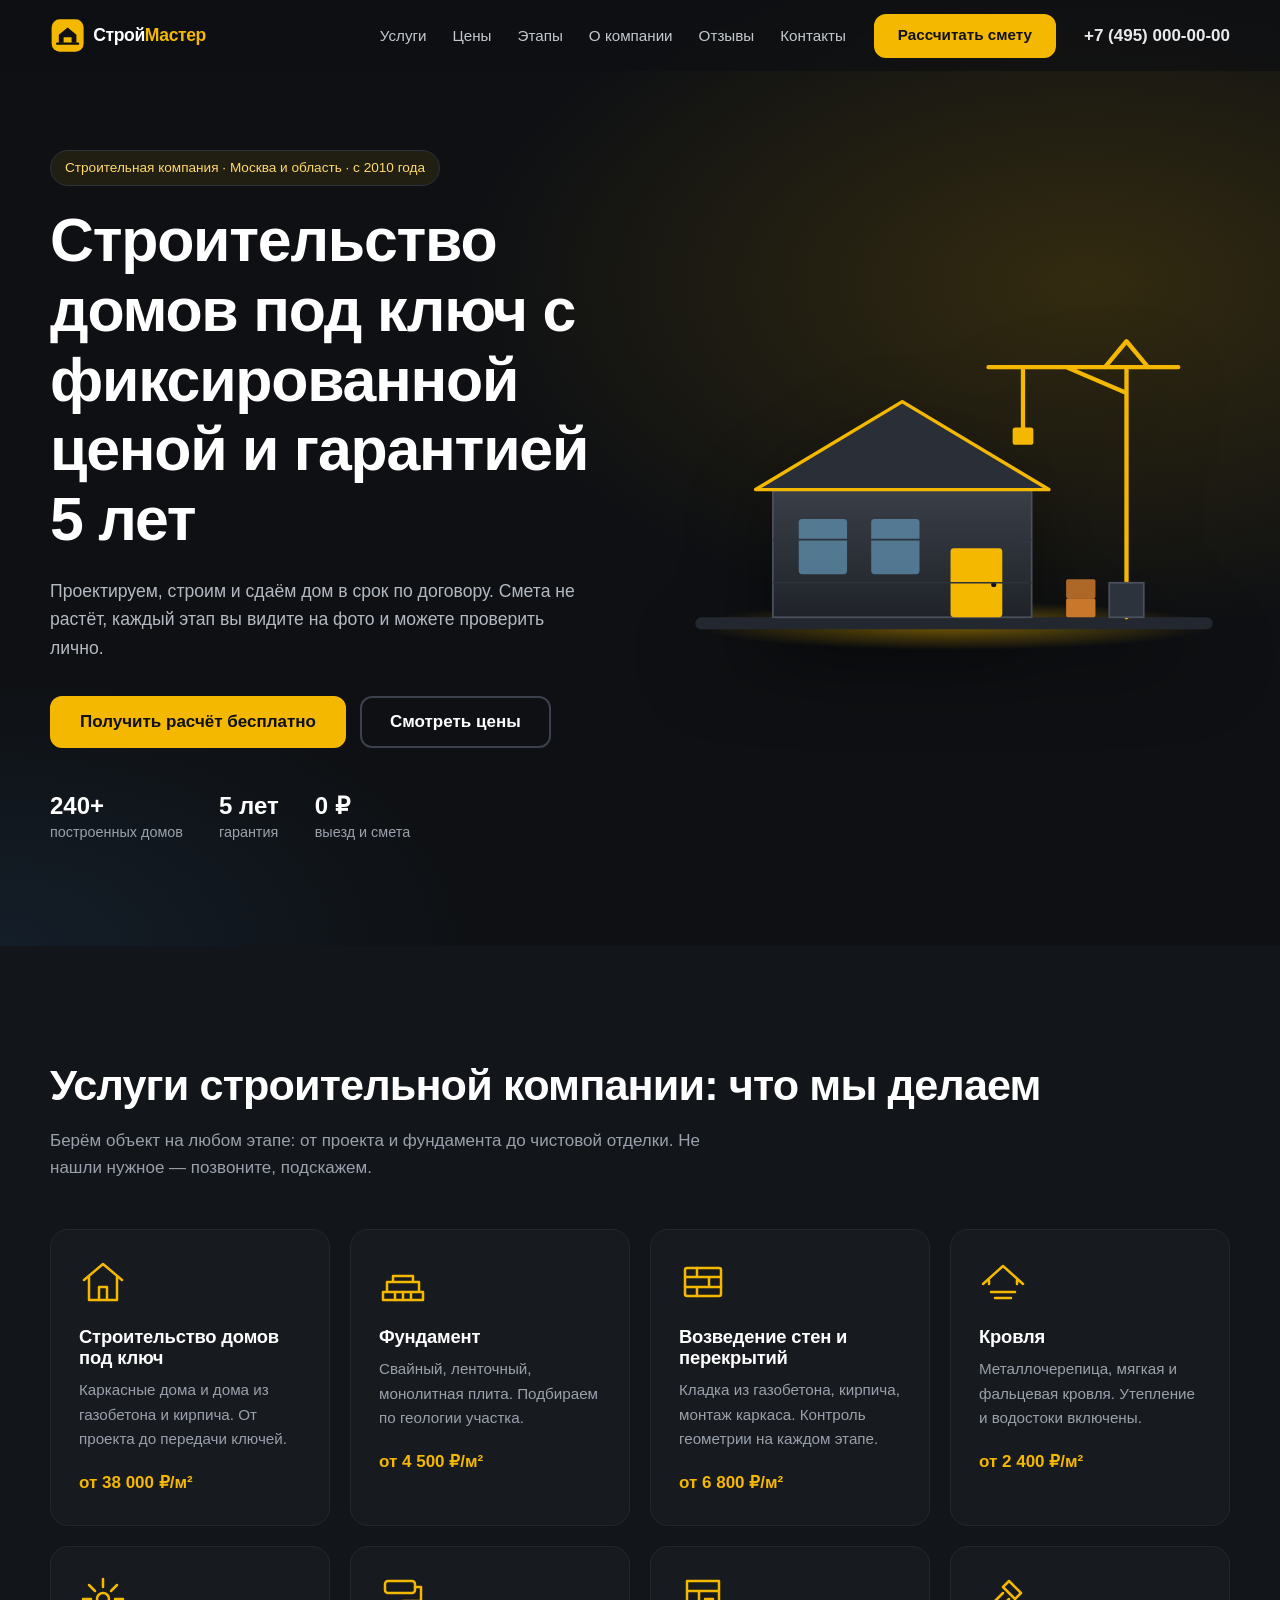
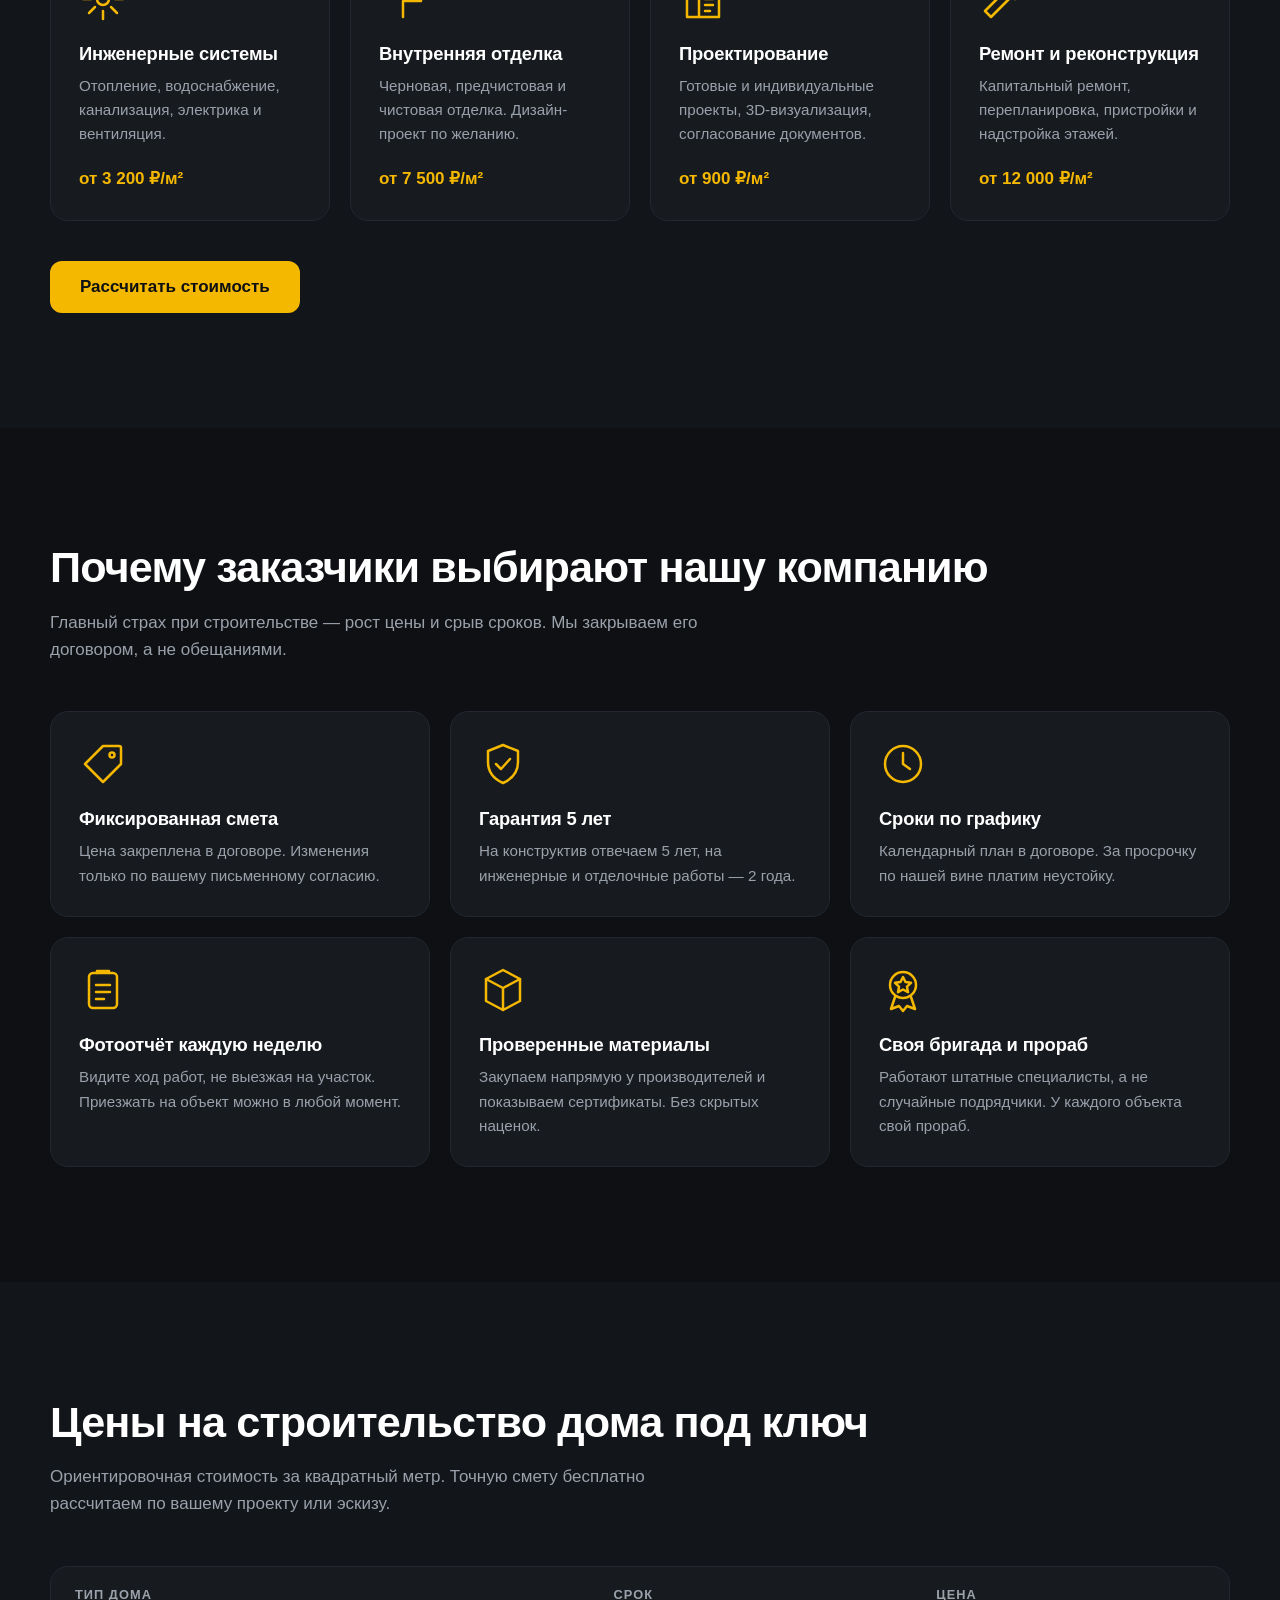
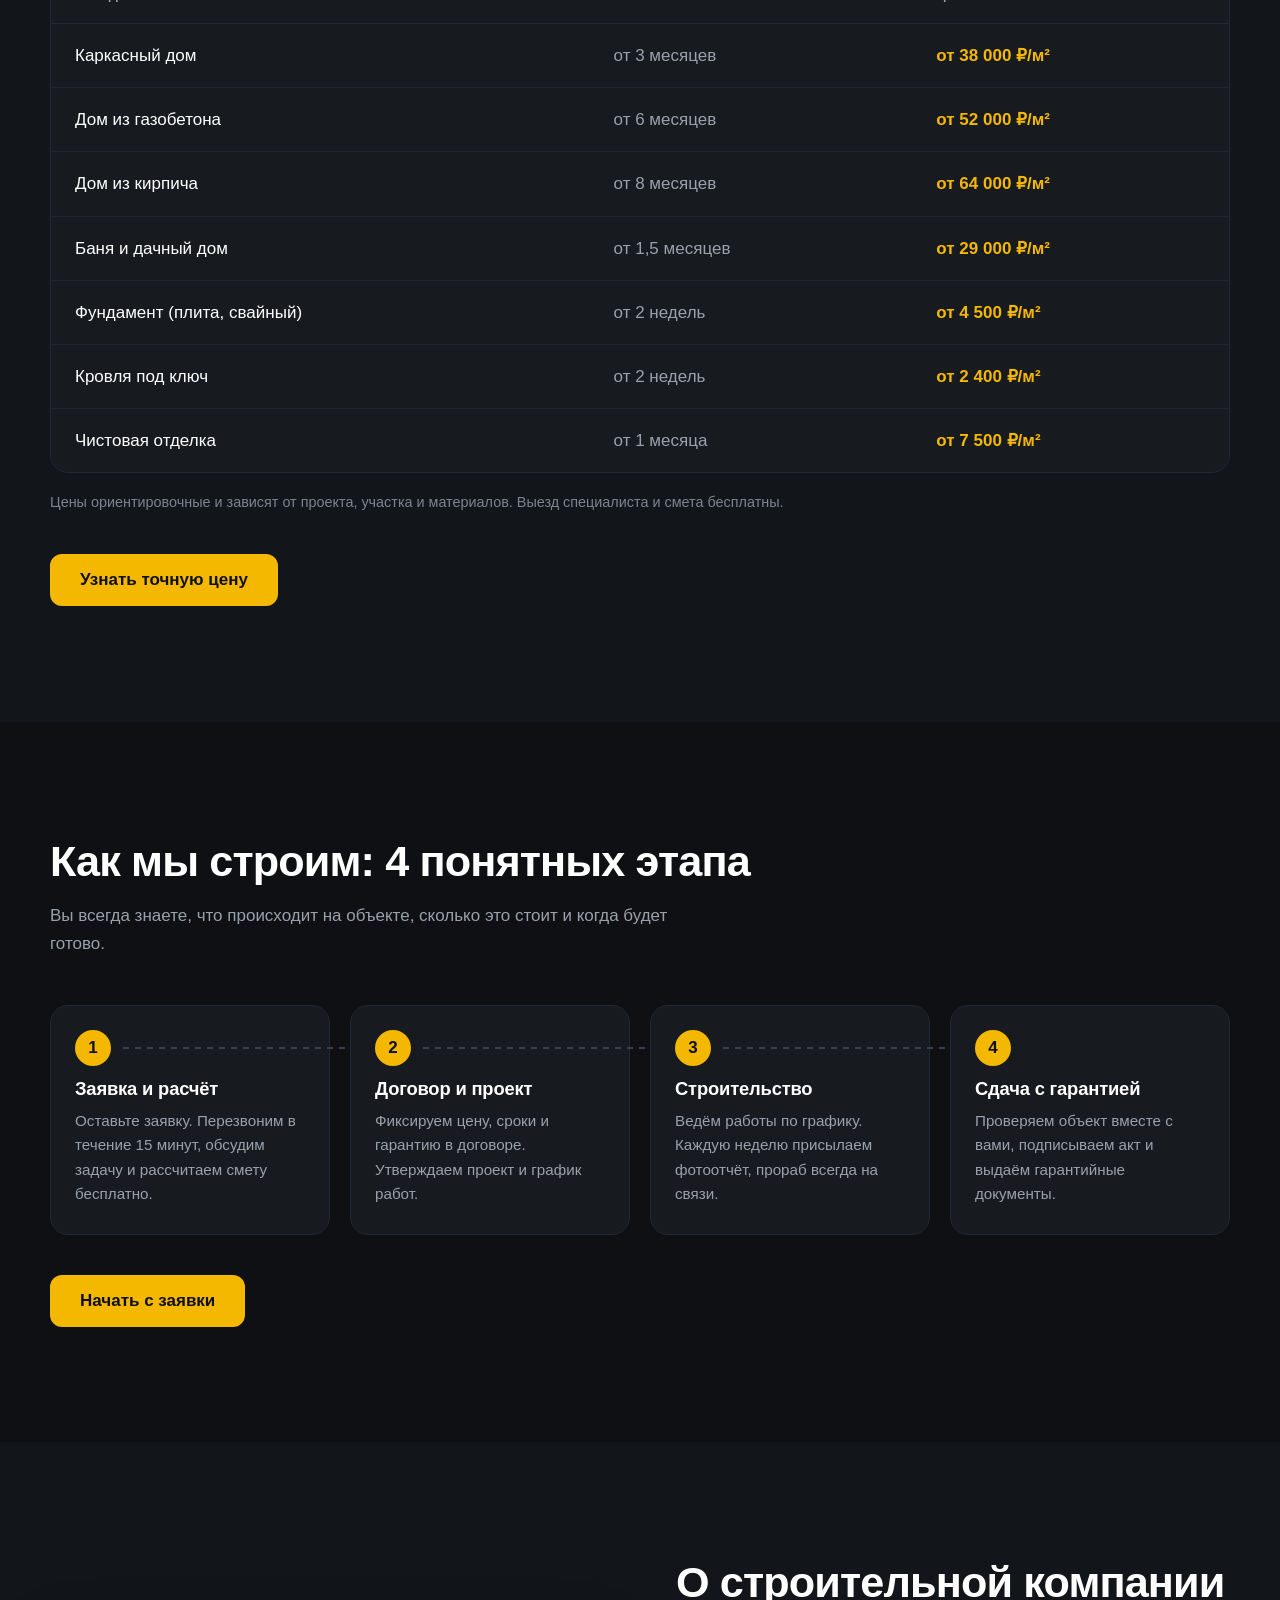
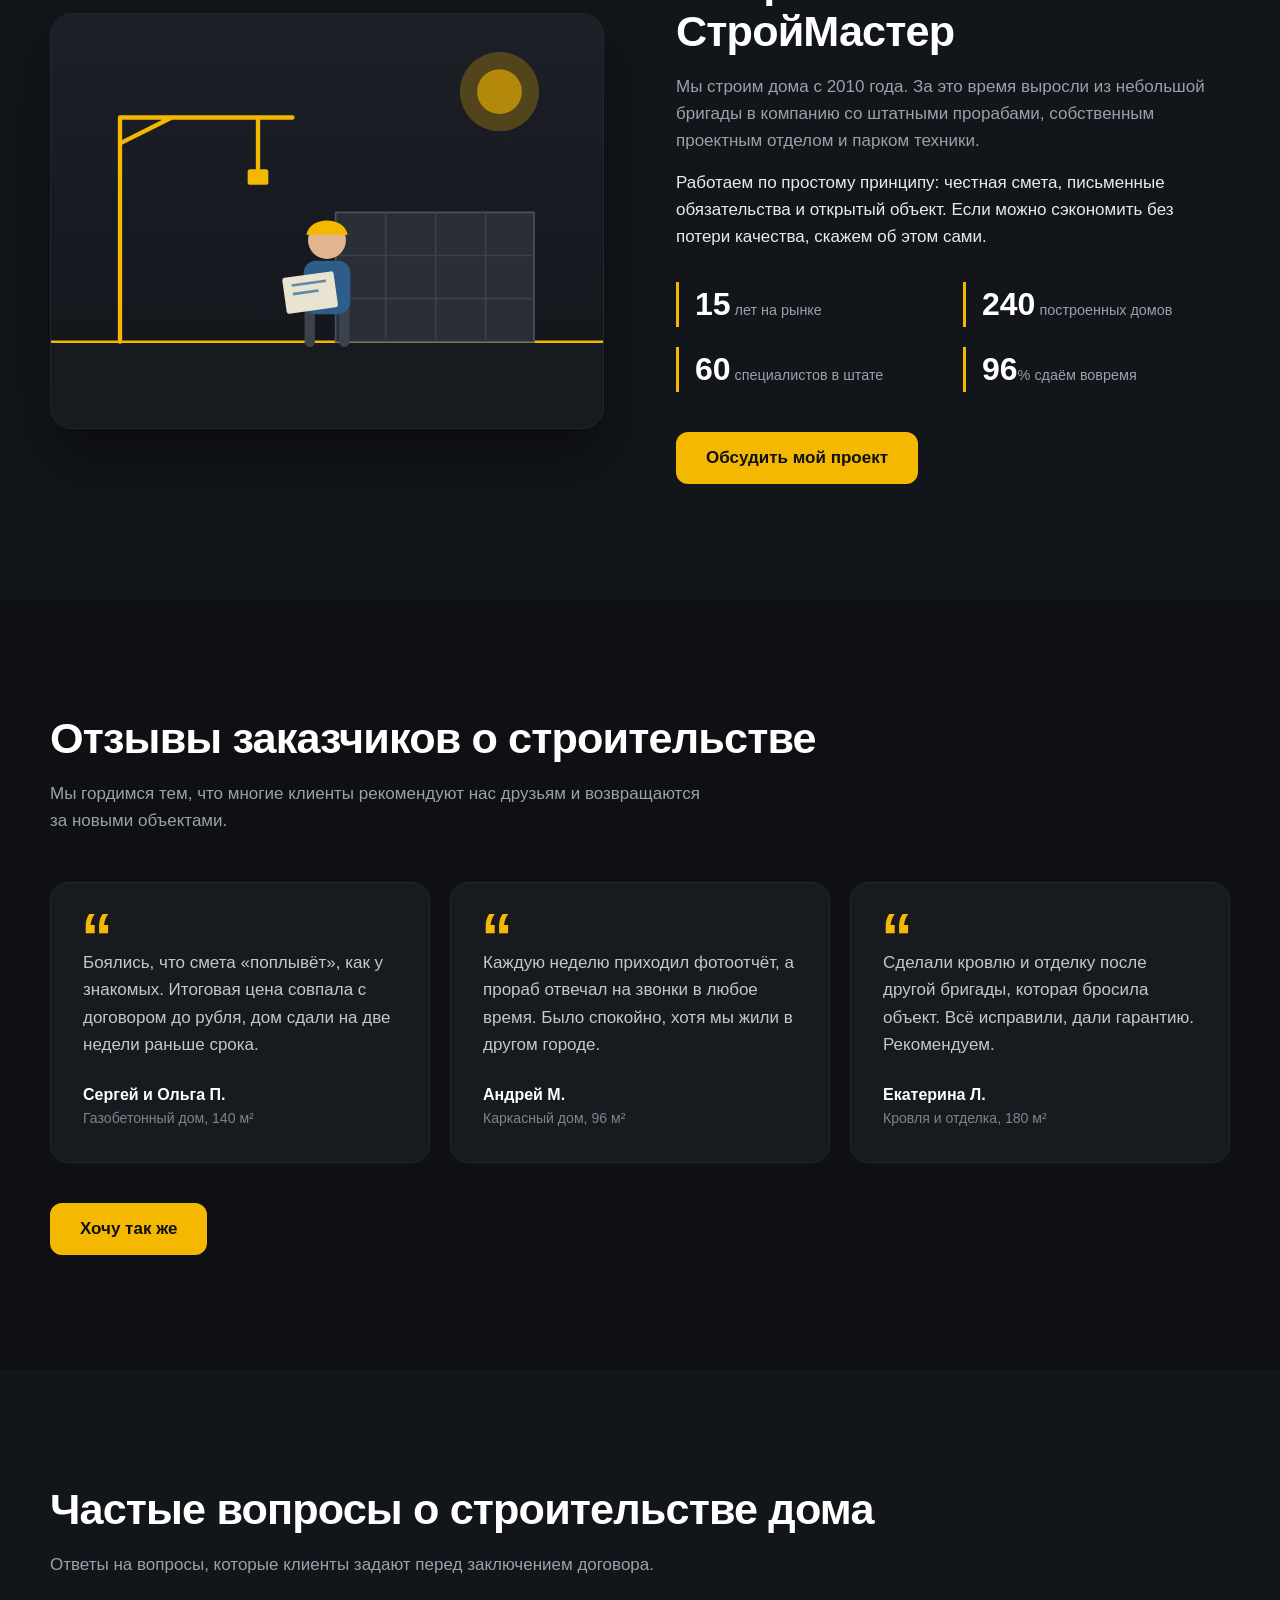
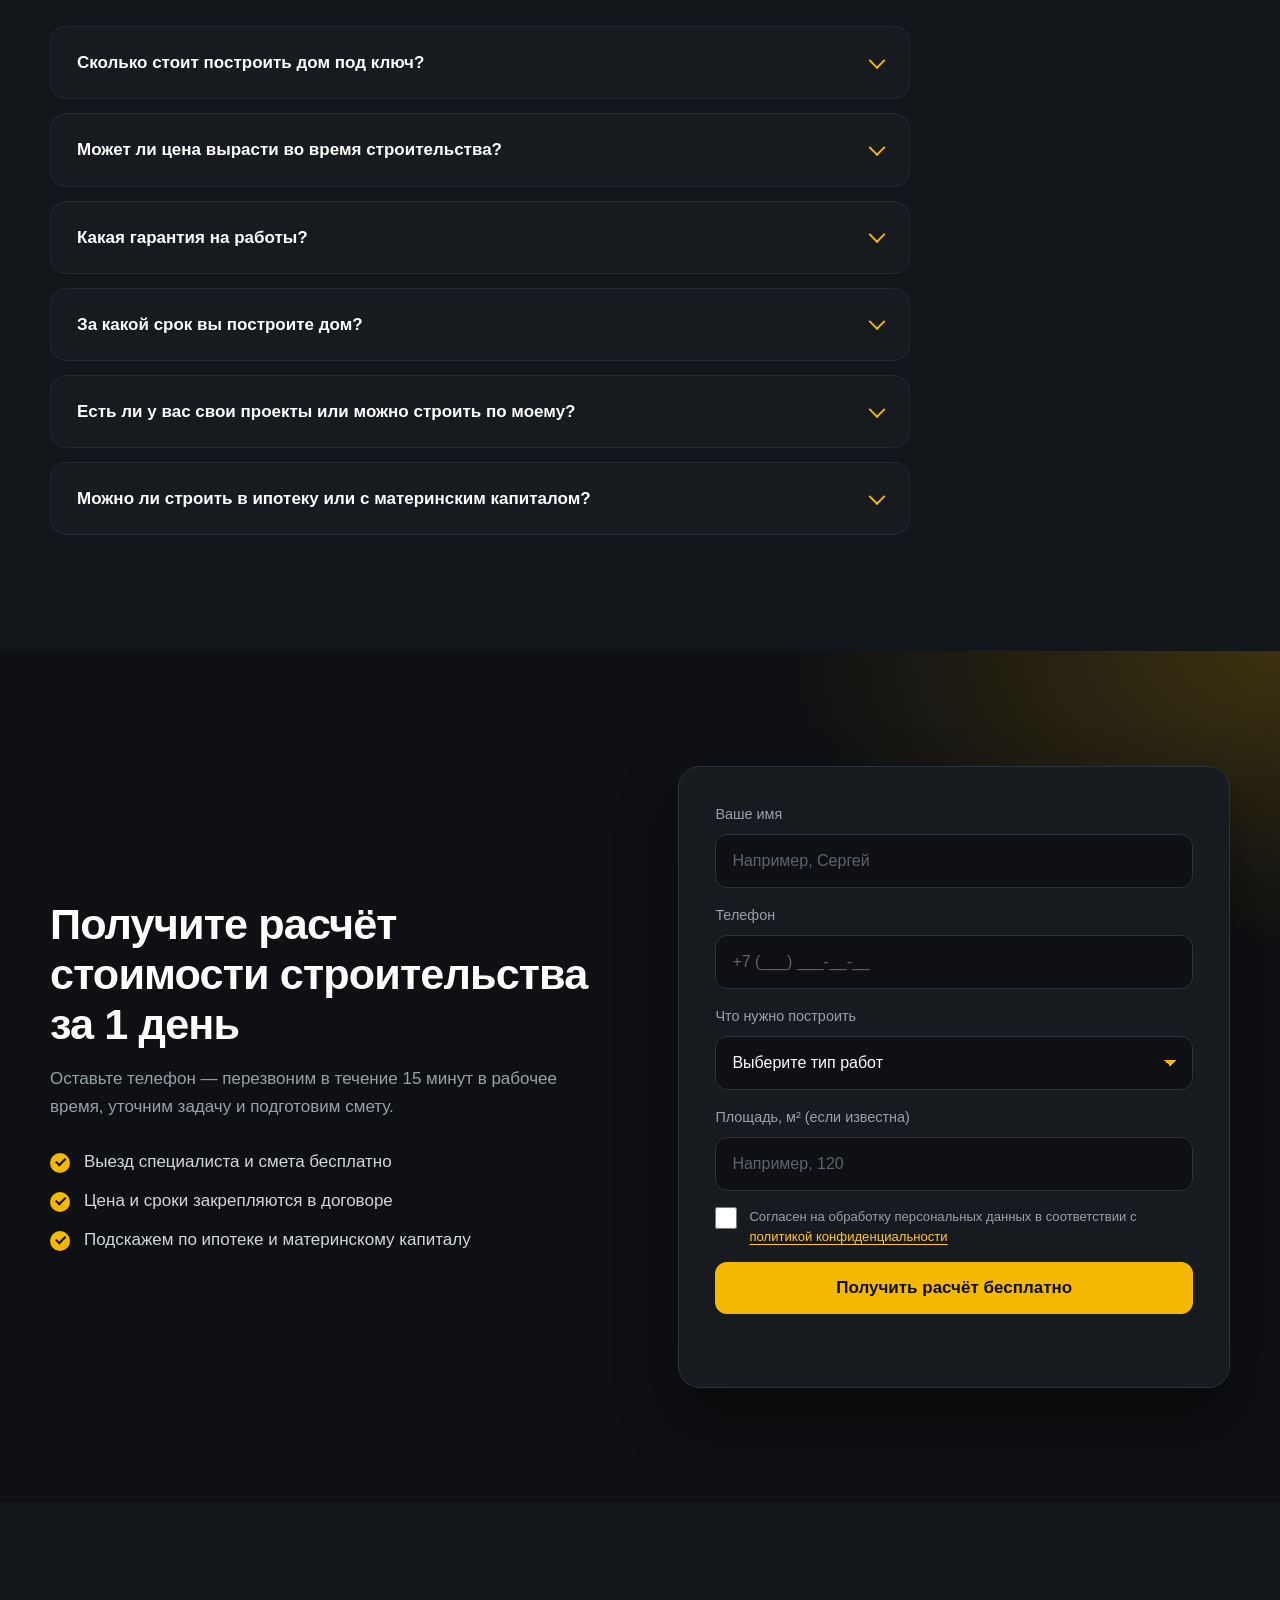
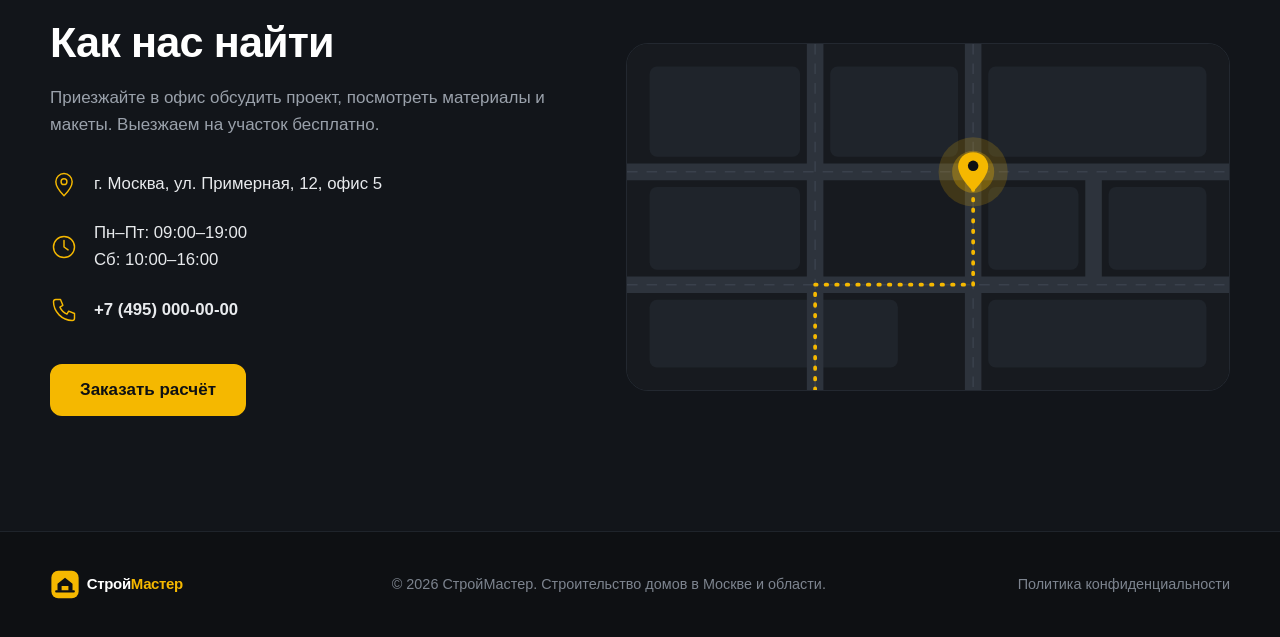
<file: index.html>
<!DOCTYPE html>
<html lang="ru">
<head>
  <meta charset="UTF-8">
  <meta name="viewport" content="width=device-width, initial-scale=1">
  <title>Строительство домов под ключ в Москве и области — фиксированная цена | СтройМастер</title>
  <meta name="description" content="СтройМастер: строительство домов и коттеджей под ключ, фундамент, кровля, отделка и ремонт. Смета и цена фиксируются в договоре, гарантия 5 лет. Получите расчёт стоимости за 1 день.">
  <meta name="theme-color" content="#0e1013">
  <link rel="canonical" href="https://example.ru/">
  <link rel="icon" href="images/favicon.svg" type="image/svg+xml">
  <link rel="stylesheet" href="css/style.css">
  <meta property="og:type" content="website">
  <meta property="og:locale" content="ru_RU">
  <meta property="og:site_name" content="СтройМастер">
  <meta property="og:title" content="Строительство домов под ключ — фиксированная цена и гарантия 5 лет">
  <meta property="og:description" content="Строим дома, делаем фундамент, кровлю и отделку. Цена и сроки закреплены в договоре.">
  <meta property="og:url" content="https://example.ru/">

  <script type="application/ld+json">
  {
    "@context": "https://schema.org",
    "@type": "GeneralContractor",
    "name": "СтройМастер",
    "url": "https://example.ru/",
    "telephone": "+74950000000",
    "priceRange": "₽₽₽",
    "image": "https://example.ru/images/about-team.svg",
    "address": { "@type": "PostalAddress", "streetAddress": "ул. Примерная, 12, офис 5", "addressLocality": "Москва", "addressCountry": "RU" },
    "openingHoursSpecification": [
      { "@type": "OpeningHoursSpecification", "dayOfWeek": ["Monday","Tuesday","Wednesday","Thursday","Friday"], "opens": "09:00", "closes": "19:00" },
      { "@type": "OpeningHoursSpecification", "dayOfWeek": "Saturday", "opens": "10:00", "closes": "16:00" }
    ]
  }
  </script>
  <script type="application/ld+json">
  {
    "@context": "https://schema.org",
    "@type": "FAQPage",
    "mainEntity": [
      { "@type": "Question", "name": "Сколько стоит построить дом под ключ?", "acceptedAnswer": { "@type": "Answer", "text": "Каркасный дом под ключ — от 38 000 ₽ за м², дом из газобетона — от 52 000 ₽ за м². Точную стоимость считаем бесплатно по вашему проекту или эскизу." } },
      { "@type": "Question", "name": "Может ли цена вырасти во время строительства?", "acceptedAnswer": { "@type": "Answer", "text": "Нет. Смета и сроки фиксируются в договоре. Изменить их можно только по вашему письменному согласию." } },
      { "@type": "Question", "name": "Какая гарантия на работы?", "acceptedAnswer": { "@type": "Answer", "text": "Гарантия на конструктив — 5 лет, на отделочные и инженерные работы — 2 года. Условия прописаны в договоре." } },
      { "@type": "Question", "name": "За какой срок вы построите дом?", "acceptedAnswer": { "@type": "Answer", "text": "Каркасный дом — от 3 месяцев, дом из газобетона — от 6 месяцев. Календарный график работ прикладывается к договору." } },
      { "@type": "Question", "name": "Есть ли у вас свои проекты или можно строить по моему?", "acceptedAnswer": { "@type": "Answer", "text": "Можно и так, и так. У нас есть готовые проекты, также мы разрабатываем индивидуальные и строим по проектам заказчика." } },
      { "@type": "Question", "name": "Можно ли строить в ипотеку или с использованием материнского капитала?", "acceptedAnswer": { "@type": "Answer", "text": "Да, мы работаем с банками-партнёрами и принимаем оплату по эскроу-счетам и материнский капитал. Подскажем, какие документы подготовить." } }
    ]
  }
  </script>
</head>
<body>

<header>
  <div class="container">
    <a class="logo" href="#hero" aria-label="СтройМастер — на главную">
      <img src="images/logo.svg" alt="СтройМастер" width="176" height="38">
    </a>
    <nav id="menu" aria-label="Основное меню">
      <ul>
        <li><a href="#services">Услуги</a></li>
        <li><a href="#prices">Цены</a></li>
        <li><a href="#process">Этапы</a></li>
        <li><a href="#about">О компании</a></li>
        <li><a href="#reviews">Отзывы</a></li>
        <li><a href="#contacts">Контакты</a></li>
      </ul>
      <a class="btn" href="#request">Рассчитать смету</a>
    </nav>
    <a class="phone" href="tel:+74950000000">+7 (495) 000-00-00</a>
    <button class="burger" type="button" aria-label="Открыть меню" aria-expanded="false" aria-controls="menu"><span></span></button>
  </div>
</header>

<main>

  <section class="hero" id="hero">
    <div class="container">
      <div>
        <p class="label">Строительная компания · Москва и область · с 2010 года</p>
        <h1>Строительство домов под ключ с фиксированной ценой и гарантией 5 лет</h1>
        <p>Проектируем, строим и сдаём дом в срок по договору. Смета не растёт, каждый этап вы видите на фото и можете проверить лично.</p>
        <div class="buttons">
          <a class="btn" href="#request">Получить расчёт бесплатно</a>
          <a class="btn btn-outline" href="#prices">Смотреть цены</a>
        </div>
        <ul>
          <li><strong>240+</strong> построенных домов</li>
          <li><strong>5 лет</strong> гарантия</li>
          <li><strong>0 ₽</strong> выезд и смета</li>
        </ul>
      </div>
      <img src="images/hero-house.svg" alt="Строящийся коттедж и башенный кран" width="640" height="400" fetchpriority="high">
    </div>
  </section>

  <section class="services" id="services">
    <div class="container">
      <h2>Услуги строительной компании: что мы делаем</h2>
      <p>Берём объект на любом этапе: от проекта и фундамента до чистовой отделки. Не нашли нужное — позвоните, подскажем.</p>
      <ul>
        <li>
          <img src="images/icons/houses.svg" alt="" width="48" height="48" loading="lazy">
          <h3>Строительство домов под ключ</h3>
          <p>Каркасные дома и дома из газобетона и кирпича. От проекта до передачи ключей.</p>
          <strong>от 38 000 ₽/м²</strong>
        </li>
        <li>
          <img src="images/icons/foundation.svg" alt="" width="48" height="48" loading="lazy">
          <h3>Фундамент</h3>
          <p>Свайный, ленточный, монолитная плита. Подбираем по геологии участка.</p>
          <strong>от 4 500 ₽/м²</strong>
        </li>
        <li>
          <img src="images/icons/walls.svg" alt="" width="48" height="48" loading="lazy">
          <h3>Возведение стен и перекрытий</h3>
          <p>Кладка из газобетона, кирпича, монтаж каркаса. Контроль геометрии на каждом этапе.</p>
          <strong>от 6 800 ₽/м²</strong>
        </li>
        <li>
          <img src="images/icons/roof.svg" alt="" width="48" height="48" loading="lazy">
          <h3>Кровля</h3>
          <p>Металлочерепица, мягкая и фальцевая кровля. Утепление и водостоки включены.</p>
          <strong>от 2 400 ₽/м²</strong>
        </li>
        <li>
          <img src="images/icons/engineering.svg" alt="" width="48" height="48" loading="lazy">
          <h3>Инженерные системы</h3>
          <p>Отопление, водоснабжение, канализация, электрика и вентиляция.</p>
          <strong>от 3 200 ₽/м²</strong>
        </li>
        <li>
          <img src="images/icons/interior.svg" alt="" width="48" height="48" loading="lazy">
          <h3>Внутренняя отделка</h3>
          <p>Черновая, предчистовая и чистовая отделка. Дизайн-проект по желанию.</p>
          <strong>от 7 500 ₽/м²</strong>
        </li>
        <li>
          <img src="images/icons/design.svg" alt="" width="48" height="48" loading="lazy">
          <h3>Проектирование</h3>
          <p>Готовые и индивидуальные проекты, 3D-визуализация, согласование документов.</p>
          <strong>от 900 ₽/м²</strong>
        </li>
        <li>
          <img src="images/icons/renovation.svg" alt="" width="48" height="48" loading="lazy">
          <h3>Ремонт и реконструкция</h3>
          <p>Капитальный ремонт, перепланировка, пристройки и надстройка этажей.</p>
          <strong>от 12 000 ₽/м²</strong>
        </li>
      </ul>
      <a class="btn" href="#request">Рассчитать стоимость</a>
    </div>
  </section>

  <section class="advantages" id="advantages">
    <div class="container">
      <h2>Почему заказчики выбирают нашу компанию</h2>
      <p>Главный страх при строительстве — рост цены и срыв сроков. Мы закрываем его договором, а не обещаниями.</p>
      <ul>
        <li>
          <img src="images/icons/price.svg" alt="" width="48" height="48" loading="lazy">
          <h3>Фиксированная смета</h3>
          <p>Цена закреплена в договоре. Изменения только по вашему письменному согласию.</p>
        </li>
        <li>
          <img src="images/icons/warranty.svg" alt="" width="48" height="48" loading="lazy">
          <h3>Гарантия 5 лет</h3>
          <p>На конструктив отвечаем 5 лет, на инженерные и отделочные работы — 2 года.</p>
        </li>
        <li>
          <img src="images/icons/clock.svg" alt="" width="48" height="48" loading="lazy">
          <h3>Сроки по графику</h3>
          <p>Календарный план в договоре. За просрочку по нашей вине платим неустойку.</p>
        </li>
        <li>
          <img src="images/icons/report.svg" alt="" width="48" height="48" loading="lazy">
          <h3>Фотоотчёт каждую неделю</h3>
          <p>Видите ход работ, не выезжая на участок. Приезжать на объект можно в любой момент.</p>
        </li>
        <li>
          <img src="images/icons/parts.svg" alt="" width="48" height="48" loading="lazy">
          <h3>Проверенные материалы</h3>
          <p>Закупаем напрямую у производителей и показываем сертификаты. Без скрытых наценок.</p>
        </li>
        <li>
          <img src="images/icons/master.svg" alt="" width="48" height="48" loading="lazy">
          <h3>Своя бригада и прораб</h3>
          <p>Работают штатные специалисты, а не случайные подрядчики. У каждого объекта свой прораб.</p>
        </li>
      </ul>
    </div>
  </section>

  <section class="prices" id="prices">
    <div class="container">
      <h2>Цены на строительство дома под ключ</h2>
      <p>Ориентировочная стоимость за квадратный метр. Точную смету бесплатно рассчитаем по вашему проекту или эскизу.</p>
      <div class="table-wrap">
        <table>
          <thead>
            <tr><th scope="col">Тип дома</th><th scope="col">Срок</th><th scope="col">Цена</th></tr>
          </thead>
          <tbody>
            <tr><th scope="row">Каркасный дом</th><td>от 3 месяцев</td><td>от 38 000 ₽/м²</td></tr>
            <tr><th scope="row">Дом из газобетона</th><td>от 6 месяцев</td><td>от 52 000 ₽/м²</td></tr>
            <tr><th scope="row">Дом из кирпича</th><td>от 8 месяцев</td><td>от 64 000 ₽/м²</td></tr>
            <tr><th scope="row">Баня и дачный дом</th><td>от 1,5 месяцев</td><td>от 29 000 ₽/м²</td></tr>
            <tr><th scope="row">Фундамент (плита, свайный)</th><td>от 2 недель</td><td>от 4 500 ₽/м²</td></tr>
            <tr><th scope="row">Кровля под ключ</th><td>от 2 недель</td><td>от 2 400 ₽/м²</td></tr>
            <tr><th scope="row">Чистовая отделка</th><td>от 1 месяца</td><td>от 7 500 ₽/м²</td></tr>
          </tbody>
        </table>
      </div>
      <p>Цены ориентировочные и зависят от проекта, участка и материалов. Выезд специалиста и смета бесплатны.</p>
      <a class="btn" href="#request">Узнать точную цену</a>
    </div>
  </section>

  <section class="process" id="process">
    <div class="container">
      <h2>Как мы строим: 4 понятных этапа</h2>
      <p>Вы всегда знаете, что происходит на объекте, сколько это стоит и когда будет готово.</p>
      <ol>
        <li>
          <h3>Заявка и расчёт</h3>
          <p>Оставьте заявку. Перезвоним в течение 15 минут, обсудим задачу и рассчитаем смету бесплатно.</p>
        </li>
        <li>
          <h3>Договор и проект</h3>
          <p>Фиксируем цену, сроки и гарантию в договоре. Утверждаем проект и график работ.</p>
        </li>
        <li>
          <h3>Строительство</h3>
          <p>Ведём работы по графику. Каждую неделю присылаем фотоотчёт, прораб всегда на связи.</p>
        </li>
        <li>
          <h3>Сдача с гарантией</h3>
          <p>Проверяем объект вместе с вами, подписываем акт и выдаём гарантийные документы.</p>
        </li>
      </ol>
      <a class="btn" href="#request">Начать с заявки</a>
    </div>
  </section>

  <section class="about" id="about">
    <div class="container">
      <img src="images/about-team.svg" alt="Прораб с чертежами на строительной площадке" width="640" height="480" loading="lazy">
      <div>
        <h2>О строительной компании СтройМастер</h2>
        <p>Мы строим дома с 2010 года. За это время выросли из небольшой бригады в компанию со штатными прорабами, собственным проектным отделом и парком техники.</p>
        <p>Работаем по простому принципу: честная смета, письменные обязательства и открытый объект. Если можно сэкономить без потери качества, скажем об этом сами.</p>
        <ul>
          <li><strong data-count="15">15</strong> лет на рынке</li>
          <li><strong data-count="240">240</strong> построенных домов</li>
          <li><strong data-count="60">60</strong> специалистов в штате</li>
          <li><strong data-count="96">96</strong>% сдаём вовремя</li>
        </ul>
        <a class="btn" href="#request">Обсудить мой проект</a>
      </div>
    </div>
  </section>

  <section class="reviews" id="reviews">
    <div class="container">
      <h2>Отзывы заказчиков о строительстве</h2>
      <p>Мы гордимся тем, что многие клиенты рекомендуют нас друзьям и возвращаются за новыми объектами.</p>
      <ul>
        <li>
          <figure>
            <blockquote><p>Боялись, что смета «поплывёт», как у знакомых. Итоговая цена совпала с договором до рубля, дом сдали на две недели раньше срока.</p></blockquote>
            <figcaption><strong>Сергей и Ольга П.</strong>Газобетонный дом, 140 м²</figcaption>
          </figure>
        </li>
        <li>
          <figure>
            <blockquote><p>Каждую неделю приходил фотоотчёт, а прораб отвечал на звонки в любое время. Было спокойно, хотя мы жили в другом городе.</p></blockquote>
            <figcaption><strong>Андрей М.</strong>Каркасный дом, 96 м²</figcaption>
          </figure>
        </li>
        <li>
          <figure>
            <blockquote><p>Сделали кровлю и отделку после другой бригады, которая бросила объект. Всё исправили, дали гарантию. Рекомендуем.</p></blockquote>
            <figcaption><strong>Екатерина Л.</strong>Кровля и отделка, 180 м²</figcaption>
          </figure>
        </li>
      </ul>
      <a class="btn" href="#request">Хочу так же</a>
    </div>
  </section>

  <section class="faq" id="faq">
    <div class="container">
      <h2>Частые вопросы о строительстве дома</h2>
      <p>Ответы на вопросы, которые клиенты задают перед заключением договора.</p>
      <div>
        <details>
          <summary>Сколько стоит построить дом под ключ?</summary>
          <p>Каркасный дом под ключ — от 38 000 ₽ за м², дом из газобетона — от 52 000 ₽ за м². Точную стоимость считаем бесплатно по вашему проекту или эскизу.</p>
        </details>
        <details>
          <summary>Может ли цена вырасти во время строительства?</summary>
          <p>Нет. Смета и сроки фиксируются в договоре. Изменить их можно только по вашему письменному согласию.</p>
        </details>
        <details>
          <summary>Какая гарантия на работы?</summary>
          <p>Гарантия на конструктив — 5 лет, на отделочные и инженерные работы — 2 года. Условия прописаны в договоре.</p>
        </details>
        <details>
          <summary>За какой срок вы построите дом?</summary>
          <p>Каркасный дом — от 3 месяцев, дом из газобетона — от 6 месяцев. Календарный график работ прикладывается к договору.</p>
        </details>
        <details>
          <summary>Есть ли у вас свои проекты или можно строить по моему?</summary>
          <p>Можно и так, и так. У нас есть готовые проекты, также мы разрабатываем индивидуальные и строим по проектам заказчика.</p>
        </details>
        <details>
          <summary>Можно ли строить в ипотеку или с материнским капиталом?</summary>
          <p>Да, мы работаем с банками-партнёрами и принимаем оплату по эскроу-счетам и материнский капитал. Подскажем, какие документы подготовить.</p>
        </details>
      </div>
    </div>
  </section>

  <section class="request" id="request">
    <div class="container">
      <div>
        <h2>Получите расчёт стоимости строительства за 1 день</h2>
        <p>Оставьте телефон — перезвоним в течение 15 минут в рабочее время, уточним задачу и подготовим смету.</p>
        <ul>
          <li>Выезд специалиста и смета бесплатно</li>
          <li>Цена и сроки закрепляются в договоре</li>
          <li>Подскажем по ипотеке и материнскому капиталу</li>
        </ul>
      </div>
      <form action="#" method="post" novalidate>
        <label>Ваше имя
          <input type="text" name="name" placeholder="Например, Сергей" autocomplete="name" required>
        </label>
        <label>Телефон
          <input type="tel" name="phone" placeholder="+7 (___) ___-__-__" autocomplete="tel" inputmode="tel" maxlength="18" required>
        </label>
        <label>Что нужно построить
          <select name="service">
            <option value="">Выберите тип работ</option>
            <option>Дом под ключ</option>
            <option>Фундамент</option>
            <option>Стены и перекрытия</option>
            <option>Кровля</option>
            <option>Инженерные системы</option>
            <option>Отделка</option>
            <option>Проектирование</option>
            <option>Ремонт и реконструкция</option>
            <option>Другое</option>
          </select>
        </label>
        <label>Площадь, м² (если известна)
          <input type="text" name="area" placeholder="Например, 120" inputmode="numeric" autocomplete="off">
        </label>
        <label class="agree">
          <input type="checkbox" name="agree" required>
          <span>Согласен на обработку персональных данных в соответствии с <a href="privacy.html" target="_blank" rel="noopener">политикой конфиденциальности</a></span>
        </label>
        <button class="btn" type="submit">Получить расчёт бесплатно</button>
        <p role="status" aria-live="polite"></p>
      </form>
    </div>
  </section>

  <section class="contacts" id="contacts">
    <div class="container">
      <div>
        <h2>Как нас найти</h2>
        <p>Приезжайте в офис обсудить проект, посмотреть материалы и макеты. Выезжаем на участок бесплатно.</p>
        <ul>
          <li>
            <img src="images/icons/pin.svg" alt="" width="28" height="28" loading="lazy">
            <address>г. Москва, ул. Примерная, 12, офис 5</address>
          </li>
          <li>
            <img src="images/icons/clock.svg" alt="" width="28" height="28" loading="lazy">
            <span>Пн–Пт: 09:00–19:00<br>Сб: 10:00–16:00</span>
          </li>
          <li>
            <img src="images/icons/phone.svg" alt="" width="28" height="28" loading="lazy">
            <a href="tel:+74950000000">+7 (495) 000-00-00</a>
          </li>
        </ul>
        <a class="btn" href="#request">Заказать расчёт</a>
      </div>
      <img src="images/map.svg" alt="Схема проезда в офис СтройМастер" width="800" height="460" loading="lazy">
    </div>
  </section>

</main>

<footer>
  <div class="container">
    <a class="logo" href="#hero" aria-label="СтройМастер — наверх"><img src="images/logo.svg" alt="СтройМастер" width="150" height="32" loading="lazy"></a>
    <p>© 2026 СтройМастер. Строительство домов в Москве и области.</p>
    <a href="privacy.html">Политика конфиденциальности</a>
  </div>
</footer>

<script src="js/main.js" defer></script>
</body>
</html>
</file>
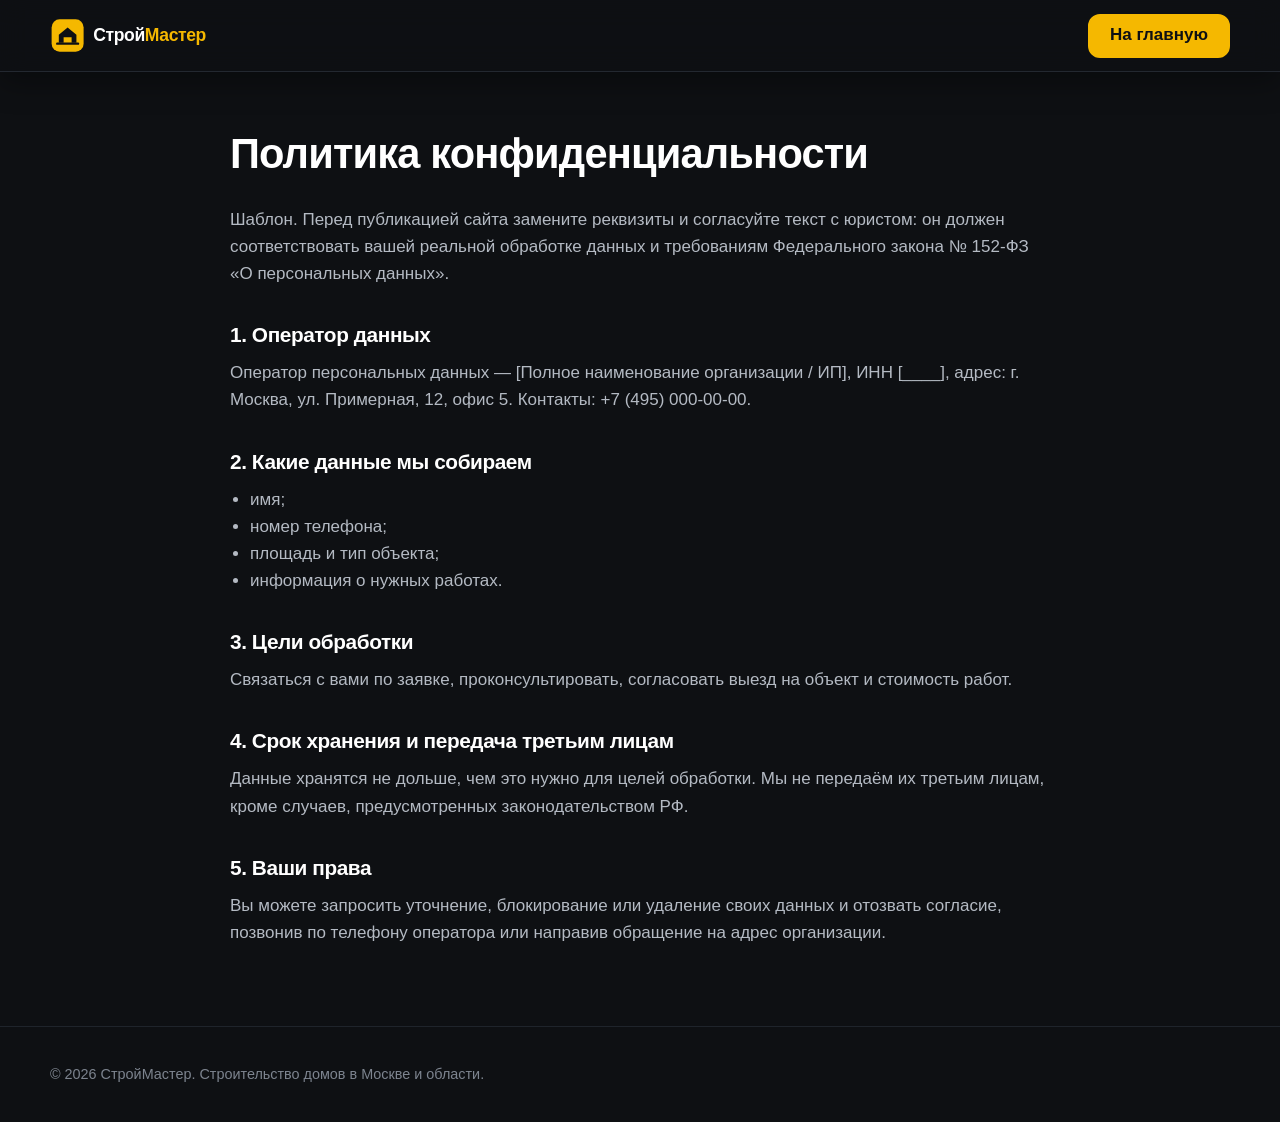
<file: privacy.html>
<!DOCTYPE html>
<html lang="ru">
<head>
  <meta charset="UTF-8">
  <meta name="viewport" content="width=device-width, initial-scale=1">
  <title>Политика конфиденциальности | СтройМастер</title>
  <meta name="description" content="Политика обработки персональных данных строительной компании СтройМастер.">
  <meta name="robots" content="noindex, follow">
  <link rel="icon" href="images/favicon.svg" type="image/svg+xml">
  <link rel="stylesheet" href="css/style.css">
</head>
<body>
<header class="scrolled">
  <div class="container">
    <a class="logo" href="index.html" aria-label="СтройМастер — на главную"><img src="images/logo.svg" alt="СтройМастер" width="176" height="38"></a>
    <a class="btn" style="margin-left:auto;min-height:44px;padding:0 20px" href="index.html">На главную</a>
  </div>
</header>

<main class="document">
  <div class="container">
    <h1>Политика конфиденциальности</h1>
    <p>Шаблон. Перед публикацией сайта замените реквизиты и согласуйте текст с юристом: он должен соответствовать вашей реальной обработке данных и требованиям Федерального закона № 152-ФЗ «О персональных данных».</p>

    <h2>1. Оператор данных</h2>
    <p>Оператор персональных данных — [Полное наименование организации / ИП], ИНН [____], адрес: г. Москва, ул. Примерная, 12, офис 5. Контакты: +7 (495) 000-00-00.</p>

    <h2>2. Какие данные мы собираем</h2>
    <ul>
      <li>имя;</li>
      <li>номер телефона;</li>
      <li>площадь и тип объекта;</li>
      <li>информация о нужных работах.</li>
    </ul>

    <h2>3. Цели обработки</h2>
    <p>Связаться с вами по заявке, проконсультировать, согласовать выезд на объект и стоимость работ.</p>

    <h2>4. Срок хранения и передача третьим лицам</h2>
    <p>Данные хранятся не дольше, чем это нужно для целей обработки. Мы не передаём их третьим лицам, кроме случаев, предусмотренных законодательством РФ.</p>

    <h2>5. Ваши права</h2>
    <p>Вы можете запросить уточнение, блокирование или удаление своих данных и отозвать согласие, позвонив по телефону оператора или направив обращение на адрес организации.</p>
  </div>
</main>

<footer>
  <div class="container">
    <p>© 2026 СтройМастер. Строительство домов в Москве и области.</p>
  </div>
</footer>
</body>
</html>
</file>
<file: css/style.css>
/* ===== Base ===== */
*,
*::before,
*::after { box-sizing: border-box; }

html {
  scroll-behavior: smooth;
  scroll-padding-top: 84px;
  -webkit-text-size-adjust: 100%;
}

body {
  margin: 0;
  font-family: "Inter", "Segoe UI", Roboto, "Helvetica Neue", Arial, sans-serif;
  font-size: 17px;
  line-height: 1.6;
  color: #e8eaed;
  background: #0e1013;
  overflow-x: hidden;
  -webkit-font-smoothing: antialiased;
}

img { display: block; max-width: 100%; height: auto; }

h1, h2, h3 { margin: 0; font-weight: 800; line-height: 1.15; letter-spacing: -0.02em; color: #fff; }
h1 { font-size: clamp(2.1rem, 5vw, 3.8rem); }
h2 { font-size: clamp(1.7rem, 3.6vw, 2.7rem); }
h3 { font-size: 1.15rem; letter-spacing: -0.01em; }

p { margin: 0; }
ul, ol { margin: 0; padding: 0; list-style: none; }
a { color: inherit; text-decoration: none; }
address { font-style: normal; }
button, input, select { font: inherit; color: inherit; }

:focus-visible { outline: 2px solid #f5b800; outline-offset: 3px; }

::selection { background: #f5b800; color: #0e1013; }

.container { width: min(1180px, 100% - 40px); margin-inline: auto; }

section { padding: clamp(64px, 9vw, 116px) 0; }
main > section:nth-of-type(even) { background: #12151a; }

section h2 { margin-bottom: 16px; }
section h2 + p { max-width: 660px; margin-bottom: 48px; color: #9aa1ab; }

/* ===== Buttons ===== */
.btn {
  display: inline-flex;
  align-items: center;
  justify-content: center;
  min-height: 52px;
  padding: 0 28px;
  border: 2px solid #f5b800;
  border-radius: 12px;
  background: #f5b800;
  color: #0e1013;
  font-weight: 700;
  line-height: 1.2;
  text-align: center;
  cursor: pointer;
  transition: transform .3s ease, background-color .3s ease, color .3s ease, box-shadow .3s ease;
}
.btn:hover { transform: translateY(-3px); background: #ffc933; border-color: #ffc933; box-shadow: 0 12px 28px rgba(245, 184, 0, .3); }
.btn:active { transform: translateY(0); }
.btn-outline { background: transparent; color: #fff; border-color: #3a414c; }
.btn-outline:hover { background: transparent; color: #f5b800; border-color: #f5b800; box-shadow: none; }

section > .container > .btn,
.about .btn,
.contacts .btn { margin-top: 40px; }

/* ===== Header ===== */
header {
  position: fixed;
  top: 0;
  left: 0;
  right: 0;
  z-index: 100;
  height: 72px;
  border-bottom: 1px solid transparent;
  transition: border-color .35s ease, box-shadow .35s ease;
}
header::before {
  content: "";
  position: absolute;
  inset: 0;
  z-index: -1;
  background: rgba(14, 16, 19, .72);
  backdrop-filter: blur(14px);
  -webkit-backdrop-filter: blur(14px);
  transition: background-color .35s ease;
}
header.scrolled { border-color: #232830; box-shadow: 0 10px 30px rgba(0, 0, 0, .35); }
header.scrolled::before { background: rgba(14, 16, 19, .95); }
header .container { display: flex; align-items: center; height: 100%; gap: 28px; }
.logo { flex-shrink: 0; transition: opacity .3s ease; }
.logo:hover { opacity: .8; }

header nav { display: flex; align-items: center; gap: 28px; margin-left: auto; }
header nav ul { display: flex; gap: 26px; }
header nav ul a { position: relative; padding: 6px 0; font-size: .95rem; color: #c3c8cf; transition: color .3s ease; }
header nav ul a::after {
  content: "";
  position: absolute;
  left: 0; bottom: 0;
  width: 100%; height: 2px;
  background: #f5b800;
  transform: scaleX(0);
  transform-origin: left;
  transition: transform .3s ease;
}
header nav ul a:hover { color: #fff; }
header nav ul a:hover::after { transform: scaleX(1); }
header nav .btn { min-height: 44px; padding: 0 22px; font-size: .95rem; }

.phone { font-weight: 700; white-space: nowrap; transition: color .3s ease; }
.phone:hover { color: #f5b800; }

.burger {
  display: none;
  position: relative;
  width: 44px; height: 44px;
  margin-left: 8px;
  padding: 0;
  border: 1px solid #2d333c;
  border-radius: 10px;
  background: transparent;
  cursor: pointer;
}
.burger span,
.burger::before,
.burger::after {
  content: "";
  position: absolute;
  left: 11px;
  width: 20px; height: 2px;
  border-radius: 2px;
  background: #fff;
  transition: transform .35s ease, opacity .25s ease, top .35s ease;
}
.burger::before { top: 14px; }
.burger span { top: 21px; }
.burger::after { top: 28px; }
.menu-open .burger::before { top: 21px; transform: rotate(45deg); }
.menu-open .burger::after { top: 21px; transform: rotate(-45deg); }
.menu-open .burger span { opacity: 0; }

/* ===== Hero ===== */
.hero {
  position: relative;
  padding: 150px 0 clamp(64px, 8vw, 110px);
  background:
    radial-gradient(900px 500px at 85% 30%, rgba(245, 184, 0, .16), transparent 70%),
    radial-gradient(700px 400px at 0% 100%, rgba(47, 93, 138, .18), transparent 70%),
    #0e1013;
  overflow: hidden;
}
.hero .container { display: grid; grid-template-columns: 1.05fr 1fr; align-items: center; gap: 48px; }
.label {
  display: inline-block;
  margin-bottom: 20px;
  padding: 6px 14px;
  border: 1px solid #2d333c;
  border-radius: 100px;
  font-size: .85rem;
  color: #ffd96b;
  background: rgba(245, 184, 0, .08);
}
.hero h1 { margin-bottom: 22px; }
.hero h1 + p { max-width: 540px; margin-bottom: 34px; font-size: 1.1rem; color: #b4bac3; }
.buttons { display: flex; flex-wrap: wrap; gap: 14px; margin-bottom: 44px; }
.hero ul { display: flex; flex-wrap: wrap; gap: 14px 36px; }
.hero ul li { font-size: .9rem; color: #9aa1ab; }
.hero ul strong { display: block; font-size: 1.5rem; line-height: 1.2; color: #fff; }
.hero .container > img { width: 100%; animation: float 6s ease-in-out infinite; filter: drop-shadow(0 30px 40px rgba(0, 0, 0, .45)); }

@keyframes float {
  0%, 100% { transform: translateY(0); }
  50% { transform: translateY(-12px); }
}

/* ===== Cards (services, advantages, reviews) ===== */
.services ul,
.advantages ul,
.reviews ul { display: grid; gap: 20px; }
.services ul { grid-template-columns: repeat(4, 1fr); }
.advantages ul,
.reviews ul { grid-template-columns: repeat(3, 1fr); }

.services li,
.advantages li,
.reviews li {
  padding: 28px;
  border: 1px solid #232830;
  border-radius: 18px;
  background: #171a1f;
  transition: transform .4s ease, border-color .4s ease, box-shadow .4s ease, opacity .8s ease;
}
.services li:hover,
.advantages li:hover,
.reviews li:hover {
  transform: translateY(-6px);
  border-color: rgba(245, 184, 0, .55);
  box-shadow: 0 18px 40px rgba(0, 0, 0, .35);
}
.services li img,
.advantages li img { margin-bottom: 20px; transition: transform .4s ease; }
.services li:hover img,
.advantages li:hover img { transform: scale(1.12) rotate(-4deg); }
.services li h3,
.advantages li h3 { margin-bottom: 10px; }
.services li p,
.advantages li p { color: #9aa1ab; font-size: .95rem; }
.services li strong { display: block; margin-top: 18px; color: #f5b800; }

.advantages ul li { background: #171a1f; }
main > section.advantages { background: #0e1013; }

/* ===== Prices ===== */
.table-wrap { overflow-x: auto; border: 1px solid #232830; border-radius: 18px; background: #171a1f; }
table { width: 100%; border-collapse: collapse; }
th, td { padding: 18px 24px; text-align: left; }
thead th { font-size: .8rem; font-weight: 600; text-transform: uppercase; letter-spacing: .08em; color: #9aa1ab; border-bottom: 1px solid #232830; }
tbody th { font-weight: 500; color: #fff; }
tbody td:last-child { font-weight: 700; color: #f5b800; white-space: nowrap; }
tbody td { color: #9aa1ab; }
tbody tr { transition: background-color .3s ease; }
tbody tr:hover { background: rgba(245, 184, 0, .06); }
tbody tr + tr > * { border-top: 1px solid #1f242b; }
.prices .table-wrap + p { margin-top: 18px; font-size: .9rem; color: #7d848f; }

/* ===== Process ===== */
.process ol { display: grid; grid-template-columns: repeat(4, 1fr); gap: 20px; counter-reset: step; }
.process li {
  position: relative;
  padding: 72px 24px 28px;
  border: 1px solid #232830;
  border-radius: 18px;
  background: #171a1f;
}
.process li::before {
  counter-increment: step;
  content: counter(step);
  position: absolute;
  top: 24px; left: 24px;
  display: grid;
  place-items: center;
  width: 36px; height: 36px;
  border-radius: 50%;
  background: #f5b800;
  color: #0e1013;
  font-weight: 800;
}
.process li:not(:last-child)::after {
  content: "";
  position: absolute;
  top: 41px; left: 72px; right: -20px;
  height: 2px;
  background: repeating-linear-gradient(90deg, #3a414c 0 6px, transparent 6px 12px);
}
.process li h3 { margin-bottom: 10px; }
.process li p { color: #9aa1ab; font-size: .95rem; }

/* ===== About ===== */
.about .container { display: grid; grid-template-columns: 1fr 1fr; align-items: center; gap: clamp(32px, 6vw, 72px); }
.about .container > img { width: 100%; border: 1px solid #232830; border-radius: 22px; box-shadow: 0 30px 60px rgba(0, 0, 0, .4); }
.about p + p { margin-top: 14px; }
.about h2 + p { margin-bottom: 14px; }
.about ul { display: grid; grid-template-columns: 1fr 1fr; gap: 20px; margin-top: 32px; }
.about ul li { padding-left: 16px; border-left: 3px solid #f5b800; color: #9aa1ab; font-size: .9rem; line-height: 1.4; }
.about ul strong { font-size: 2rem; font-weight: 800; color: #fff; }

/* ===== Reviews ===== */
.reviews li { padding: 32px; }
.reviews figure { margin: 0; }
.reviews blockquote { margin: 0 0 24px; }
.reviews blockquote p { position: relative; padding-top: 34px; color: #c3c8cf; }
.reviews blockquote p::before { content: "“"; position: absolute; top: -10px; left: -2px; font-size: 4rem; line-height: 1; font-weight: 800; color: #f5b800; }
.reviews figcaption { display: flex; flex-direction: column; font-size: .88rem; color: #7d848f; }
.reviews figcaption strong { font-size: 1rem; color: #fff; }

/* ===== FAQ ===== */
.faq .container > div { max-width: 860px; display: grid; gap: 14px; }
.faq details { border: 1px solid #232830; border-radius: 16px; background: #171a1f; transition: border-color .3s ease; }
.faq details[open] { border-color: rgba(245, 184, 0, .55); }
.faq summary {
  position: relative;
  padding: 22px 64px 22px 26px;
  font-weight: 600;
  color: #fff;
  cursor: pointer;
  list-style: none;
}
.faq summary::-webkit-details-marker { display: none; }
.faq summary::after {
  content: "";
  position: absolute;
  top: 50%; right: 26px;
  width: 12px; height: 12px;
  border-right: 2px solid #f5b800;
  border-bottom: 2px solid #f5b800;
  transform: translateY(-70%) rotate(45deg);
  transition: transform .35s ease;
}
.faq details[open] summary::after { transform: translateY(-30%) rotate(-135deg); }
.faq details p { padding: 0 26px 24px; color: #9aa1ab; animation: fade-down .45s ease; }

@keyframes fade-down {
  from { opacity: 0; transform: translateY(-8px); }
  to { opacity: 1; transform: none; }
}

/* ===== Request ===== */
main > section.request {
  background:
    radial-gradient(700px 420px at 100% 0%, rgba(245, 184, 0, .2), transparent 70%),
    #0e1013;
}
.request .container { display: grid; grid-template-columns: 1fr 1fr; align-items: center; gap: clamp(32px, 6vw, 80px); }
.request h2 + p { margin-bottom: 28px; }
.request .container > div > ul { display: grid; gap: 12px; }
.request .container > div > ul li { position: relative; padding-left: 34px; color: #d3d7dd; }
.request .container > div > ul li::before {
  content: "";
  position: absolute;
  top: 5px; left: 0;
  width: 20px; height: 20px;
  border-radius: 50%;
  background: #f5b800;
}
.request .container > div > ul li::after {
  content: "";
  position: absolute;
  top: 10px; left: 7px;
  width: 6px; height: 10px;
  border-right: 2px solid #0e1013;
  border-bottom: 2px solid #0e1013;
  transform: rotate(45deg) translate(-1px, -2px);
}

form {
  display: grid;
  gap: 16px;
  padding: clamp(24px, 4vw, 36px);
  border: 1px solid #2d333c;
  border-radius: 22px;
  background: #171a1f;
  box-shadow: 0 30px 60px rgba(0, 0, 0, .4);
}
form label { display: grid; gap: 8px; font-size: .9rem; color: #9aa1ab; }
form input:not([type="checkbox"]),
form select {
  width: 100%;
  height: 54px;
  padding: 0 16px;
  border: 1px solid #2d333c;
  border-radius: 12px;
  background: #0e1013;
  font-size: 1rem;
  color: #fff;
  transition: border-color .3s ease, box-shadow .3s ease;
}
form select { appearance: none; background-image: linear-gradient(45deg, transparent 50%, #f5b800 50%), linear-gradient(135deg, #f5b800 50%, transparent 50%); background-position: calc(100% - 22px) 23px, calc(100% - 16px) 23px; background-size: 6px 6px; background-repeat: no-repeat; padding-right: 40px; }
form input::placeholder { color: #5d646f; }
form input:focus,
form select:focus { outline: none; border-color: #f5b800; box-shadow: 0 0 0 4px rgba(245, 184, 0, .15); }
form .invalid { border-color: #ff4a4a !important; box-shadow: 0 0 0 4px rgba(255, 74, 74, .12) !important; }
form .agree { grid-template-columns: 22px 1fr; align-items: start; gap: 12px; font-size: .82rem; line-height: 1.5; }
form .agree input { width: 22px; height: 22px; margin: 0; accent-color: #f5b800; cursor: pointer; }
form .agree a { color: #ffc933; text-decoration: underline; text-underline-offset: 3px; }
form .btn { width: 100%; }
form [role="status"] { min-height: 1.4em; font-size: .92rem; text-align: center; }
form [role="status"].error { color: #ff7a7a; }
form [role="status"].success { color: #5fd38d; font-weight: 600; }

/* ===== Contacts ===== */
.contacts .container { display: grid; grid-template-columns: 1fr 1.2fr; align-items: center; gap: clamp(32px, 6vw, 72px); }
.contacts h2 + p { margin-bottom: 32px; }
.contacts ul { display: grid; gap: 22px; }
.contacts li { display: flex; align-items: center; gap: 16px; font-size: 1.05rem; }
.contacts li img { flex-shrink: 0; }
.contacts li a { font-weight: 700; transition: color .3s ease; }
.contacts li a:hover { color: #f5b800; }
.contacts .container > img { width: 100%; border: 1px solid #232830; border-radius: 22px; }

/* ===== Footer ===== */
footer { padding: 36px 0; border-top: 1px solid #1f242b; font-size: .9rem; color: #7d848f; }
footer .container { display: flex; flex-wrap: wrap; align-items: center; justify-content: space-between; gap: 16px 32px; }
footer a:not(.logo) { transition: color .3s ease; }
footer a:not(.logo):hover { color: #f5b800; }

/* ===== Privacy page ===== */
.document { padding: 130px 0 80px; }
.document .container { max-width: 820px; }
.document h1 { margin-bottom: 28px; font-size: clamp(1.8rem, 4vw, 2.6rem); }
.document h2 { margin: 36px 0 12px; font-size: 1.3rem; }
.document p + p { margin-top: 12px; }
.document p, .document li { color: #b4bac3; }
.document ul { margin: 12px 0 0 20px; list-style: disc; }

/* ===== Scroll animation ===== */
.reveal {
  opacity: 0;
  transform: translateY(32px);
  transition: opacity .8s cubic-bezier(.2, .7, .2, 1), transform .8s cubic-bezier(.2, .7, .2, 1);
}
.reveal.visible { opacity: 1; transform: none; }
.btn.reveal.visible { transition: opacity .8s ease, transform .3s ease, background-color .3s ease, color .3s ease, border-color .3s ease, box-shadow .3s ease; }
.btn.reveal.visible:hover { transform: translateY(-3px); }
.btn.reveal.visible:active { transform: none; }
.services li.reveal.visible,
.advantages li.reveal.visible,
.reviews li.reveal.visible { transition: opacity .8s cubic-bezier(.2, .7, .2, 1), transform .4s ease, border-color .4s ease, box-shadow .4s ease; }

/* ===== Tablet ===== */
@media (max-width: 1100px) {
  .services ul { grid-template-columns: repeat(2, 1fr); }
  .process ol { grid-template-columns: repeat(2, 1fr); }
  .process li:nth-child(2)::after { display: none; }
  header nav ul { gap: 18px; }
}

@media (max-width: 960px) {
  header .container { gap: 12px; }
  .phone { margin-left: auto; }
  .burger { display: block; }

  header nav {
    position: fixed;
    top: 72px; left: 0; right: 0;
    flex-direction: column;
    align-items: stretch;
    gap: 24px;
    max-height: calc(100vh - 72px);
    max-height: calc(100dvh - 72px);
    padding: 24px 20px 32px;
    overflow-y: auto;
    background: rgba(14, 16, 19, .98);
    border-bottom: 1px solid #232830;
    opacity: 0;
    visibility: hidden;
    transform: translateY(-12px);
    transition: opacity .35s ease, transform .35s ease, visibility .35s;
  }
  .menu-open header nav { opacity: 1; visibility: visible; transform: none; }
  header nav ul { flex-direction: column; gap: 0; }
  header nav ul a { display: block; padding: 16px 0; border-bottom: 1px solid #1f242b; font-size: 1.1rem; }
  header nav ul a::after { display: none; }
  header nav .btn { min-height: 54px; }
  .menu-open { overflow: hidden; }

  .hero { padding-top: 120px; }
  .hero .container,
  .about .container,
  .request .container,
  .contacts .container { grid-template-columns: 1fr; }
  .hero .container > img { max-width: 560px; margin-inline: auto; order: -1; }
  .advantages ul,
  .reviews ul { grid-template-columns: repeat(2, 1fr); }
}

/* ===== Mobile ===== */
@media (max-width: 640px) {
  body { font-size: 16px; }
  .container { width: min(1180px, 100% - 32px); }
  section { padding: 56px 0; }
  section h2 + p { margin-bottom: 32px; }

  .phone {
    width: 44px; height: 44px;
    border: 1px solid #2d333c;
    border-radius: 10px;
    background: url("../images/icons/phone.svg") center / 22px no-repeat;
    font-size: 0;
  }
  header .logo img { width: 140px; height: auto; }

  .hero { padding: 104px 0 56px; }
  .hero .container { gap: 28px; }
  .buttons { flex-direction: column; margin-bottom: 32px; }
  .buttons .btn,
  section > .container > .btn,
  .about .btn,
  .contacts .btn { width: 100%; }
  .hero ul { gap: 16px 24px; }

  .services ul,
  .advantages ul,
  .reviews ul,
  .process ol { grid-template-columns: 1fr; }
  .services li,
  .advantages li,
  .reviews li { padding: 24px; }
  .process li:not(:last-child)::after { display: none; }

  th, td { padding: 14px 16px; font-size: .92rem; }
  tbody td:nth-child(2) { display: none; }
  thead th:nth-child(2) { display: none; }

  .about ul { gap: 16px; }
  .about ul strong { font-size: 1.6rem; }

  .faq summary { padding: 18px 52px 18px 18px; }
  .faq summary::after { right: 18px; }
  .faq details p { padding: 0 18px 20px; }

  footer .container { flex-direction: column; align-items: flex-start; }
}

@media (max-width: 380px) {
  h1 { font-size: 1.85rem; }
  .about ul { grid-template-columns: 1fr; }
}

/* ===== Reduced motion ===== */
@media (prefers-reduced-motion: reduce) {
  html { scroll-behavior: auto; }
  *, *::before, *::after { animation: none !important; transition-duration: .01ms !important; }
  .reveal { opacity: 1; transform: none; }
}
</file>
